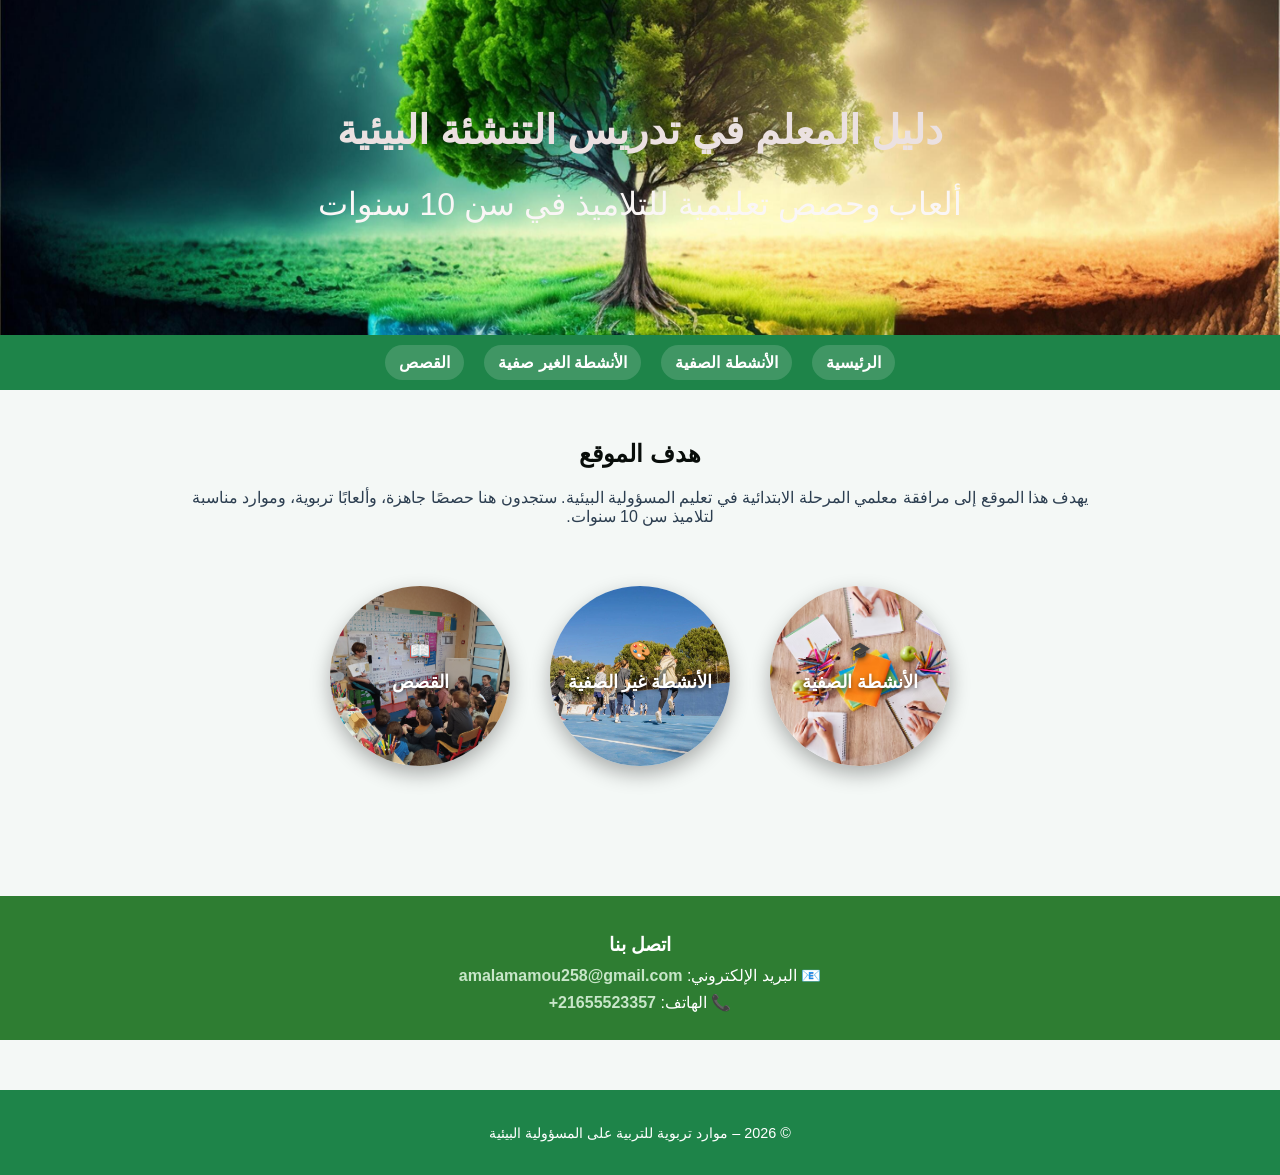
<file: index.html>
<!DOCTYPE html>
<html lang="ar">
<head>
  <meta charset="UTF-8">
  <title>المسؤولية البيئية – الصفحة الرئيسية</title>
  <meta name="viewport" content="width=device-width, initial-scale=1.0">
  <link rel="stylesheet" href="style.css">
</head>
<body>

<header class="hero-header">
  <h1>دليل المعلم في تدريس التنشئة البيئية</h1>
  <p>ألعاب وحصص تعليمية للتلاميذ في سن 10 سنوات</p>
</header>

<nav>
  <a href="index.html">الرئيسية</a>
  <a href="seances.html">الأنشطة الصفية</a>
  <a href="jeux.html">الأنشطة الغير صفية</a>
  <a href="stories.html">القصص</a>
</nav>

<main>
  <section>
    <h2 style="text-align:center; color:#080d0a;"> هدف الموقع</h2>
    <p style="text-align:center; max-width:900px; margin:20px auto;">
      يهدف هذا الموقع إلى مرافقة معلمي المرحلة الابتدائية في تعليم المسؤولية البيئية.
      ستجدون هنا حصصًا جاهزة، وألعابًا تربوية، وموارد مناسبة لتلاميذ سن 10 سنوات.
    </p>
  </section>

  <section style="display:flex; justify-content:center; gap:40px; margin:60px 0;">
    <a href="seances.html" style="
    width:180px;
    height:180px;
    border-radius:50%;
    background-image:url('images/scolaire.png');
    background-size:cover;
    background-position:center;
    color:white;
    display:flex;
    flex-direction:column;
    justify-content:center;
    align-items:center;
    font-size:1.1rem;
    font-weight:bold;
    text-decoration:none;
    box-shadow:0 8px 20px rgba(0,0,0,0.3);
    text-shadow:0 2px 5px rgba(0,0,0,0.6);
    transition:transform 0.3s ease, box-shadow 0.3s ease;"
    onmouseover="this.style.transform='scale(1.1)'; this.style.boxShadow='0 12px 30px rgba(0,0,0,0.45)'"
    onmouseout="this.style.transform='scale(1)'; this.style.boxShadow='0 8px 20px rgba(0,0,0,0.3)'">
    
      🎓
      <p style="margin-top:10px;">الأنشطة الصفية</p>

    </a>

    <a href="jeux.html" style="
    width:180px;
    height:180px;
    border-radius:50%;
    background-image:url('images/non-scolaire.png');
    background-size:cover;
    background-position:center;
    color:white;
    display:flex;
    flex-direction:column;
    justify-content:center;
    align-items:center;
    font-size:1.1rem;
    font-weight:bold;
    text-decoration:none;
    box-shadow:0 8px 20px rgba(0,0,0,0.3);
    text-shadow:0 2px 5px rgba(0,0,0,0.6);
    transition:transform 0.3s ease, box-shadow 0.3s ease;"
    onmouseover="this.style.transform='scale(1.1)'; this.style.boxShadow='0 12px 30px rgba(0,0,0,0.45)'"
    onmouseout="this.style.transform='scale(1)'; this.style.boxShadow='0 8px 20px rgba(0,0,0,0.3)'">

    
      🎨
      <p style="margin-top:10px;"> الأنشطة غير الصفية</p>
    
    </a>
  

  <a href="stories.html" style="
  width:180px;
  height:180px;
  border-radius:50%;
  background-image:url('images/stories.jpg');
  background-size:cover;
  background-position:center;
  color:white;
  display:flex;
  flex-direction:column;
  justify-content:center;
  align-items:center;
  font-size:1.1rem;
  font-weight:bold;
  text-decoration:none;
  box-shadow:0 8px 20px rgba(0,0,0,0.3);
  text-shadow:0 2px 5px rgba(0,0,0,0.6);
  transition:transform 0.3s ease, box-shadow 0.3s ease;"
  onmouseover="this.style.transform='scale(1.1)'; this.style.boxShadow='0 12px 30px rgba(0,0,0,0.45)'"
  onmouseout="this.style.transform='scale(1)'; this.style.boxShadow='0 8px 20px rgba(0,0,0,0.3)'">

📖
<p style="margin-top:10px;">القصص</p>

</a>
</section>
</main>


<section class="contact-bar">
  <h3>اتصل بنا</h3>

  <div class="contact-info">
    <p>📧 البريد الإلكتروني: 
      <a href="mailto:amalamamou258@gmail.com">amalamamou258@gmail.com</a>
    </p>

 <p>📞 الهاتف: 
  <a href="tel:+21655523357" dir="ltr">+21655523357</a>
</p>
</section>


<footer>
  <p>© 2026 – موارد تربوية للتربية على المسؤولية البيئية</p>
</footer>

</body>
</html>
</file>
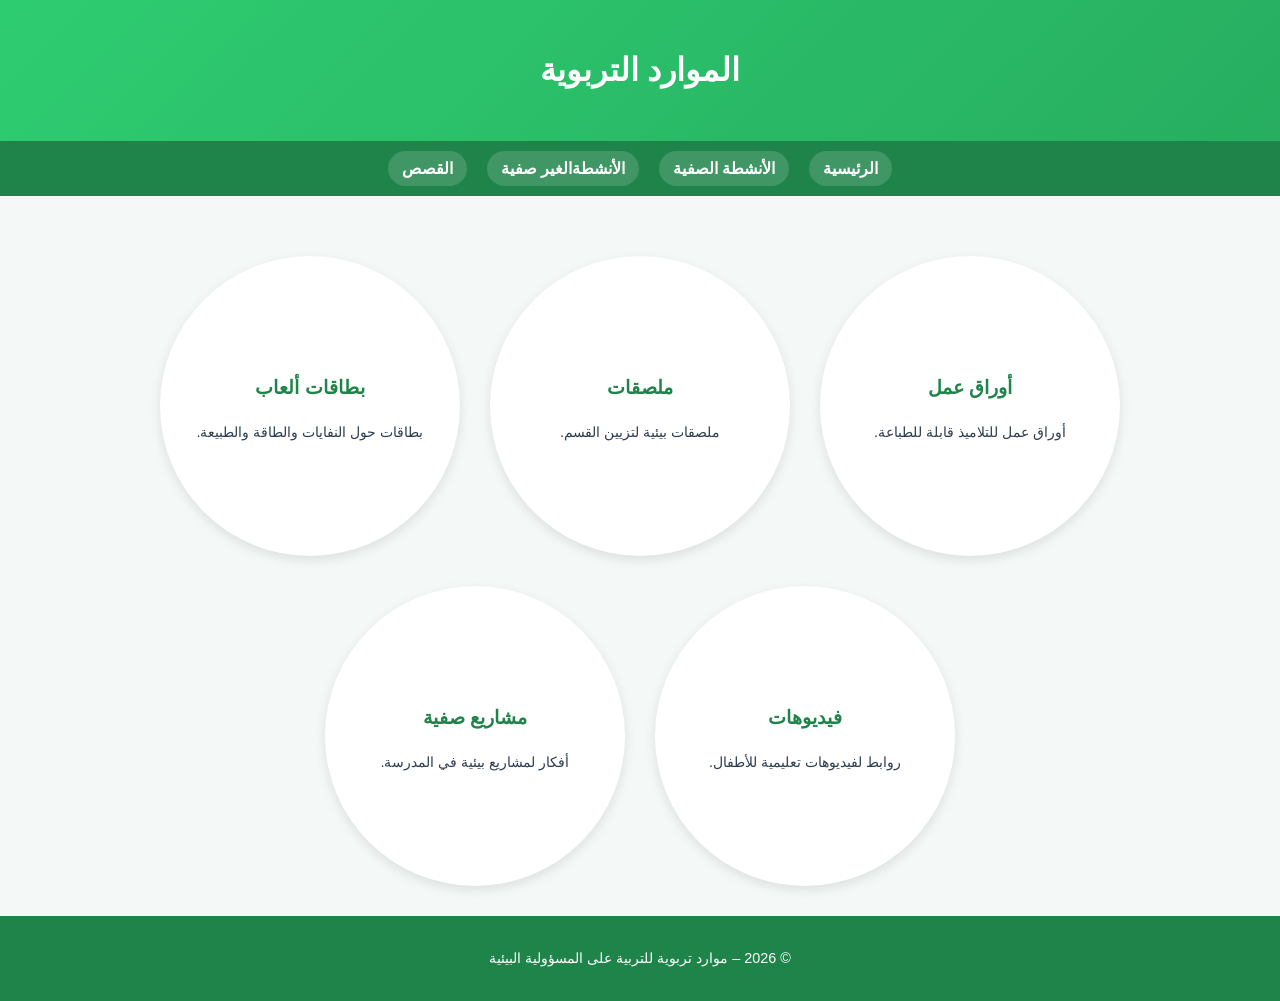
<file: ressources.html>
<!DOCTYPE html>
<html lang="ar">
<head>
  <meta charset="UTF-8">
  <title>الموارد التربوية</title>
  <meta name="viewport" content="width=device-width, initial-scale=1.0">
  <link rel="stylesheet" href="style.css">
</head>
<body>

<header>
  <h1>الموارد التربوية</h1>
</header>

<nav>
  <a href="index.html">الرئيسية</a>
  <a href="seances.html">الأنشطة الصفية</a>
  <a href="jeux.html">الأنشطةالغير صفية</a>
  <a href="stories.html">القصص</a>
</nav>

<main>

  <div class="circle-container">

    <div class="circle-card">
      <h3>أوراق عمل</h3>
      <p>أوراق عمل للتلاميذ قابلة للطباعة.</p>
    </div>

    <div class="circle-card">
      <h3>ملصقات</h3>
      <p>ملصقات بيئية لتزيين القسم.</p>
    </div>

    <div class="circle-card">
      <h3>بطاقات ألعاب</h3>
      <p>بطاقات حول النفايات والطاقة والطبيعة.</p>
    </div>

    <div class="circle-card">
      <h3>فيديوهات</h3>
      <p>روابط لفيديوهات تعليمية للأطفال.</p>
    </div>

    <div class="circle-card">
      <h3>مشاريع صفية</h3>
      <p>أفكار لمشاريع بيئية في المدرسة.</p>
    </div>

  </div>

</main>

<footer>
  <p>© 2026 – موارد تربوية للتربية على المسؤولية البيئية</p>
</footer>

</body>
</html>
</file>
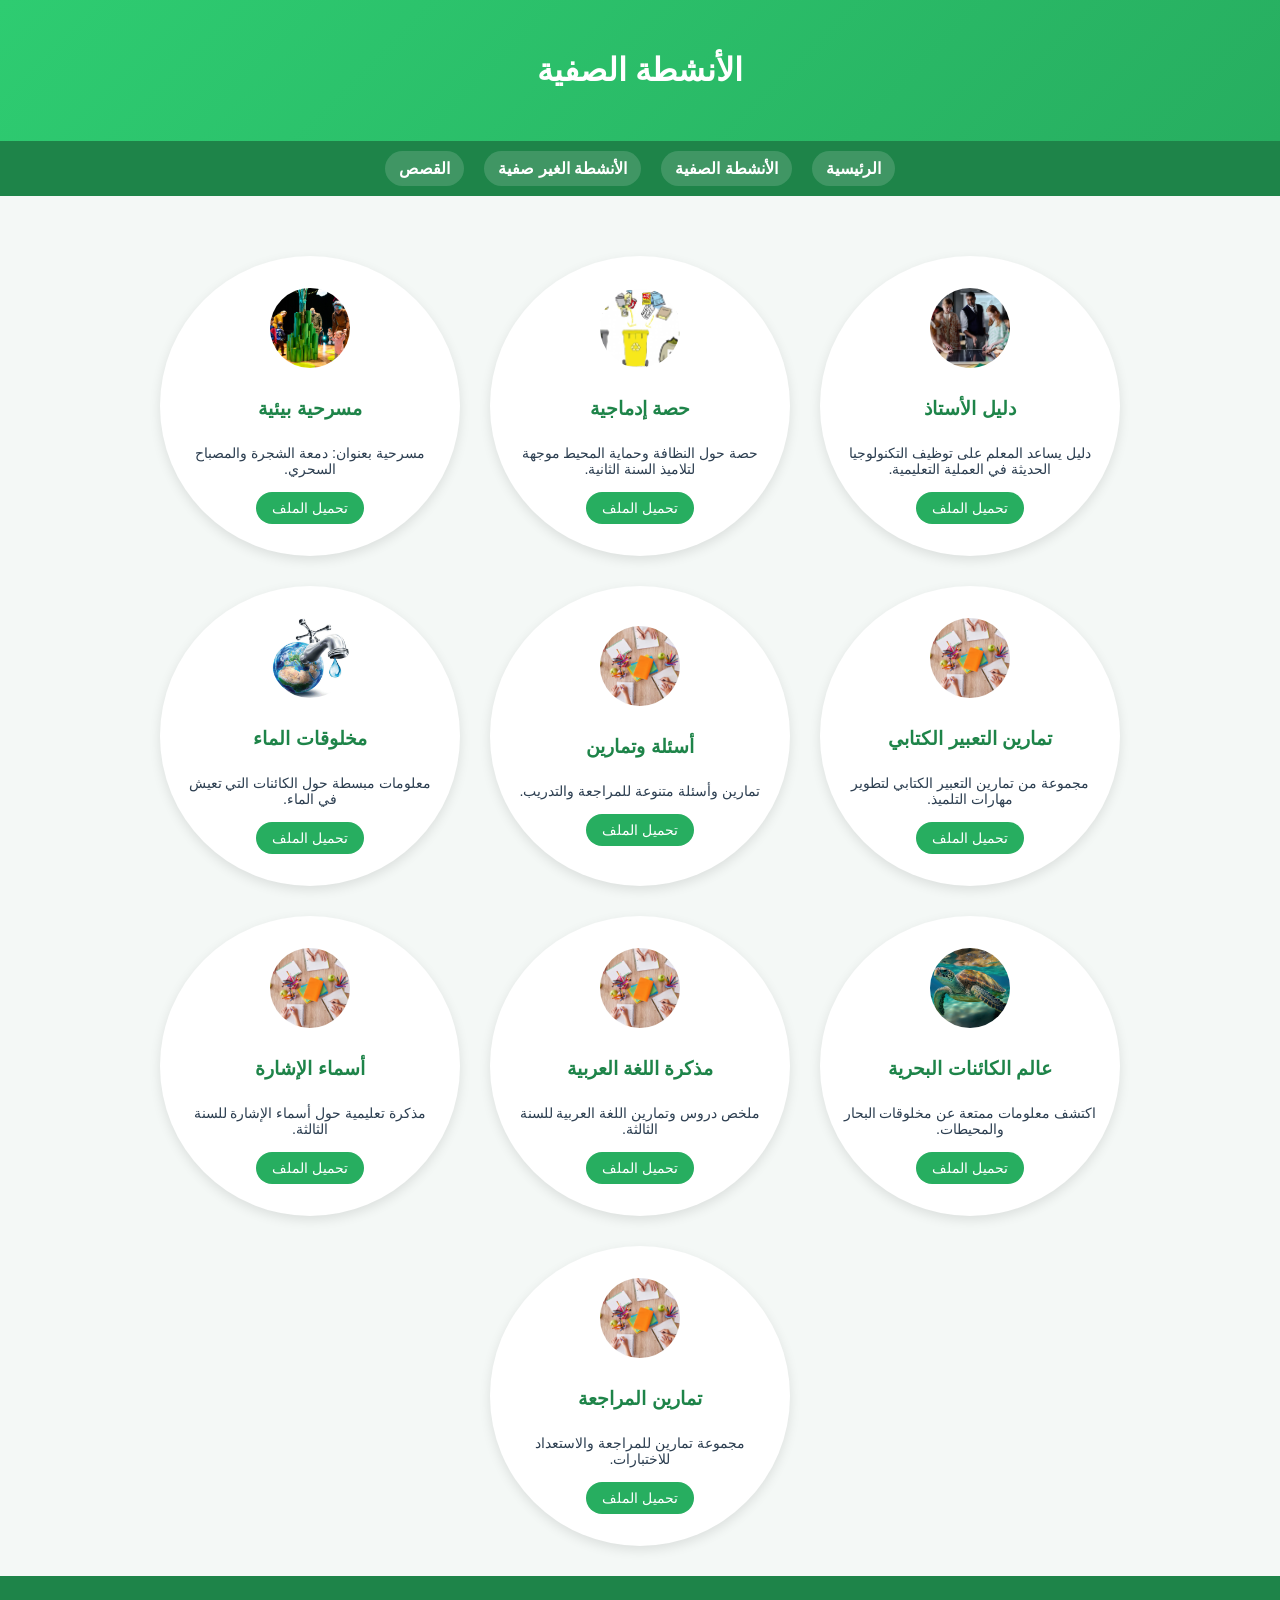
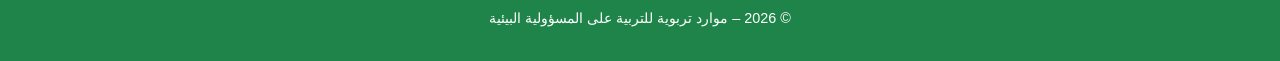
<file: seances.html>
<!DOCTYPE html>
<html lang="ar" dir="rtl">
<head>
  <meta charset="UTF-8">
  <title>الأنشطة الصفية</title>
  <meta name="viewport" content="width=device-width, initial-scale=1.0">
  <link rel="stylesheet" href="style.css">
</head>

<body>

<header>
  <h1>الأنشطة الصفية</h1>
</header>

<nav>
  <a href="index.html">الرئيسية</a>
  <a href="seances.html">الأنشطة الصفية</a>
  <a href="jeux.html">الأنشطة الغير صفية</a>
  <a href="stories.html">القصص</a>
</nav>

<main>

  <div class="circle-container">

    <div class="circle-card">
      <img src="images/professeur-de-technologie.jpg" alt="دليل الأستاذ">
      <h3>دليل الأستاذ</h3>
      <p>دليل يساعد المعلم على توظيف التكنولوجيا الحديثة في العملية التعليمية.</p>
      <a href="pdf/activites_de_classe/guide_de_prof_ensegn_num.docx" download>
        <button>تحميل الملف</button>
      </a>
    </div>

    <div class="circle-card">
      <img src="images/Tri-selectif-La-Fère-1024x648.png" >
      <h3>حصة إدماجية</h3>
      <p>حصة حول النظافة وحماية المحيط موجهة لتلاميذ السنة الثانية.</p>
      <a href="pdf/activites_de_classe/seance_integration.doc" download>
        <button>تحميل الملف</button>
      </a>
    </div>

    <div class="circle-card">
      <img src="images/theatre.jpg">
      <h3>مسرحية بيئية</h3>
      <p>مسرحية بعنوان: دمعة الشجرة والمصباح السحري.</p>
      <a href="pdf/activites_de_classe/theatre_arbre.docx" download>
        <button>تحميل الملف</button>
      </a>
    </div>

    <div class="circle-card">
    <img src="images/scolaire.png">
    <h3>تمارين التعبير الكتابي</h3>
    <p>مجموعة من تمارين التعبير الكتابي لتطوير مهارات التلميذ.</p>
    <a href="pdf/exercice expression ecrite.pdf" download>
    <button>تحميل الملف</button>
    </a>
  </div>

    <div class="circle-card">
    <img src="images/scolaire.png">
    <h3>أسئلة وتمارين</h3>
    <p>تمارين وأسئلة متنوعة للمراجعة والتدريب.</p>
    <a href="pdf/questions_et_exercices_prof.pdf" download>
    <button>تحميل الملف</button>
    </a>
    </div>

<div class="circle-card">
  <img src="images/eau.jpg">
  <h3>مخلوقات الماء</h3>
  <p>معلومات مبسطة حول الكائنات التي تعيش في الماء.</p>
  <a href="pdf/informations des creatures de l'eau.pdf" download>
    <button>تحميل الملف</button>
  </a>
</div>

<div class="circle-card">
  <img src="images/tortue.jpg">
  <h3>عالم الكائنات البحرية</h3>
  <p>اكتشف معلومات ممتعة عن مخلوقات البحار والمحيطات.</p>
  <a href="pdf/informations des creatures de l'eau.pdf" download>
    <button>تحميل الملف</button>
  </a>
</div>

<div class="circle-card">
  <img src="images/scolaire.png">
  <h3>مذكرة اللغة العربية</h3>
  <p>ملخص دروس وتمارين اللغة العربية للسنة الثالثة.</p>
  <a href="pdf/مذكرة لغة عربية سنة ثالثة .pdf" download>
    <button>تحميل الملف</button>
  </a>
</div>

<div class="circle-card">
  <img src="images/scolaire.png">
  <h3>أسماء الإشارة</h3>
  <p>مذكرة تعليمية حول أسماء الإشارة للسنة الثالثة.</p>
  <a href="pdf/مذكرة لغة عربية للسنة الثالثة اسماء الاشارة.pdf" download>
    <button>تحميل الملف</button>
  </a>
</div>

<div class="circle-card">
  <img src="images/scolaire.png">
  <h3>تمارين المراجعة</h3>
  <p>مجموعة تمارين للمراجعة والاستعداد للاختبارات.</p>
  <a href="pdf/questions_et_exercices_prof.pdf" download>
    <button>تحميل الملف</button>
  </a>
</div>

  </div>

</main>

<footer>
  <p>© 2026 – موارد تربوية للتربية على المسؤولية البيئية</p>
</footer>

<script src="script.js"></script>

</body>
</html>
</file>
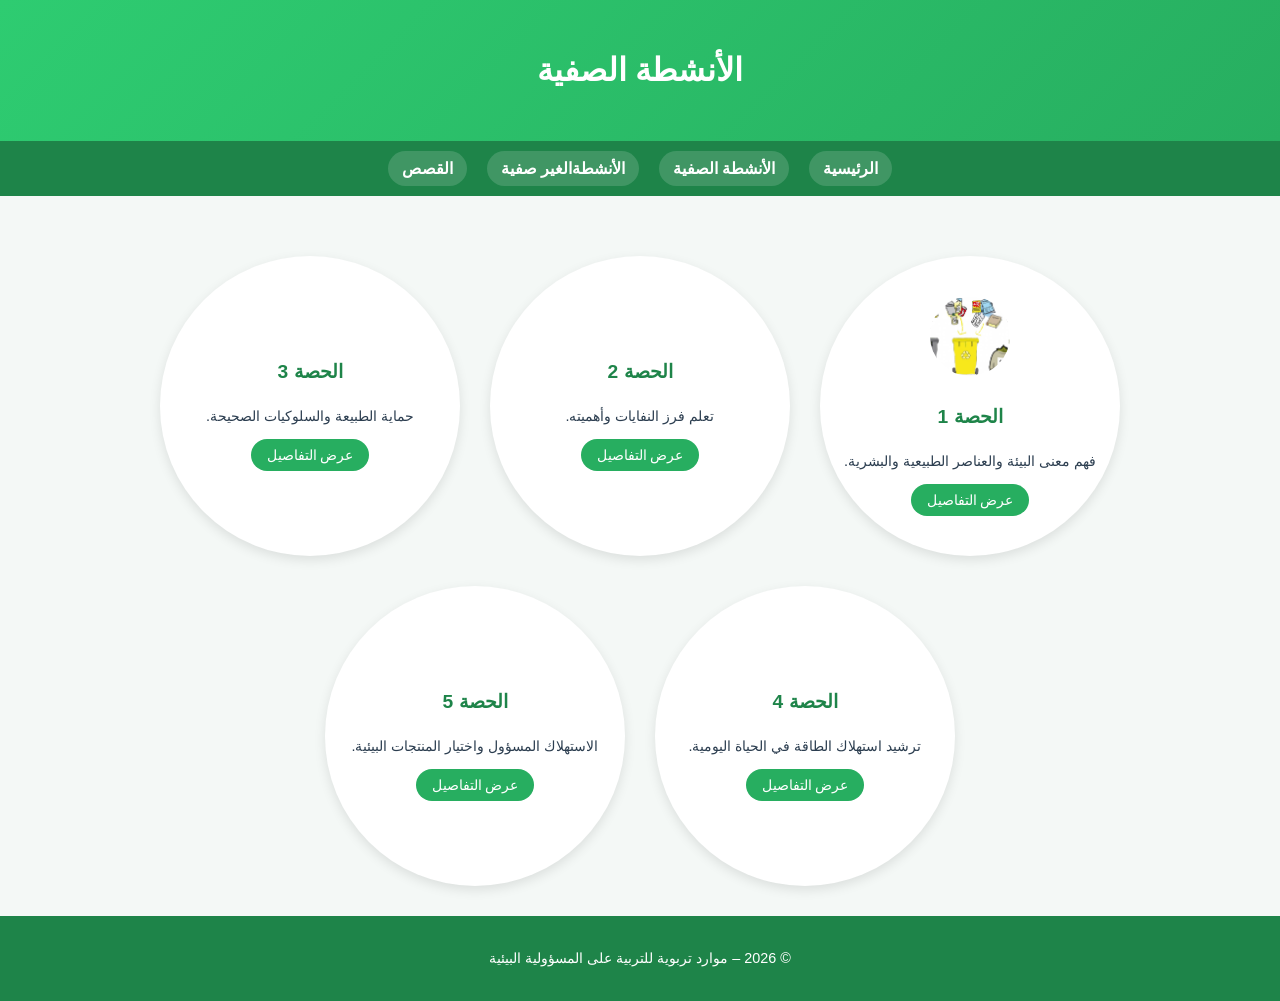
<file: seances1.html>
<!DOCTYPE html>
<html lang="ar">
<head>
  <meta charset="UTF-8">
  <title>الأنشطة الصفية</title>
  <meta name="viewport" content="width=device-width, initial-scale=1.0">
  <link rel="stylesheet" href="style.css">
</head>
<body>

<header>
  <h1>الأنشطة الصفية</h1>
</header>

<nav>
  <a href="index.html">الرئيسية</a>
  <a href="seances.html">الأنشطة الصفية</a>
  <a href="jeux.html">الأنشطةالغير صفية</a>
  <a href="stories.html">القصص</a>
</nav>

<main>

  <div class="circle-container">

    <div class="circle-card">
      <img src="images/Tri-selectif-La-Fère-1024x648.png" alt="فرز النفايات">
      <h3>الحصة 1</h3>
      <p>فهم معنى البيئة والعناصر الطبيعية والبشرية.</p>
      <button onclick="showDetails('s1')">عرض التفاصيل</button>
    </div>

    <div class="circle-card">
      <h3>الحصة 2</h3>
      <p>تعلم فرز النفايات وأهميته.</p>
      <button onclick="showDetails('s2')">عرض التفاصيل</button>
    </div>

    <div class="circle-card">
      <h3>الحصة 3</h3>
      <p>حماية الطبيعة والسلوكيات الصحيحة.</p>
      <button onclick="showDetails('s3')">عرض التفاصيل</button>
    </div>

    <div class="circle-card">
      <h3>الحصة 4</h3>
      <p>ترشيد استهلاك الطاقة في الحياة اليومية.</p>
      <button onclick="showDetails('s4')">عرض التفاصيل</button>
    </div>

    <div class="circle-card">
      <h3>الحصة 5</h3>
      <p>الاستهلاك المسؤول واختيار المنتجات البيئية.</p>
      <button onclick="showDetails('s5')">عرض التفاصيل</button>
    </div>

  </div>

  <!-- <div id="s1" class="details hidden">
    <h3>الحصة 1: فهم البيئة</h3>
    <p><strong>الأهداف:</strong> فهم معنى البيئة، التعرف على العناصر الطبيعية والبشرية.</p>
    <p><strong>الوسائل:</strong> صور، سبورة، جهاز عرض.</p>
    <p><strong>سير الحصة:</strong> نقاش جماعي، تصنيف الصور، خلاصة جماعية.</p>
    <a href="" download>
      <button>تحميل PDF</button>
    </a>
    
  </div> -->

  <div id="s2" class="details hidden">
    <h3>الحصة : فرز النفايات</h3>
    <p><strong>الأهداف:</strong> فهم أهمية الفرز، القدرة على فرز النفايات اليومية.</p>
    <p><strong>الوسائل:</strong> بطاقات نفايات، حاويات فرز.</p>
    <p><strong>سير الحصة:</strong> مراجعة، لعبة فرز، تصحيح جماعي.</p>
    <a href="pdf/حصّة ادماجية على النظافة للسنة ثانية.doc.pdf" download>
      <button>تحميل PDF</button>
    </a>

  </div>

  <div id="s3" class="details hidden">
    <h3>الحصة: حماية الطبيعة</h3>
    <p><strong>الأهداف:</strong> التعرف على السلوكيات الصحيحة والخاطئة.</p>
    <p><strong>الوسائل:</strong> بطاقات مواقف، ملصقات.</p>
    <p><strong>سير الحصة:</strong> قراءة مواقف، تصنيف، إعداد ملصق.</p>
    <a href="dessins/قصة1.docx" download>
      <button>تحميل PDF</button>
    </a>
  </div>

  <div id="s4" class="details hidden">
    <h3>الحصة : ترشيد استهلاك الطاقة</h3>
    <p><strong>الأهداف:</strong> فهم معنى الطاقة، تقليل الاستهلاك.</p>
    <p><strong>الوسائل:</strong> صور أجهزة كهربائية، بطاقات نصائح.</p>
    <p><strong>سير الحصة:</strong> نقاش، لعبة سلوكيات موفرة، إعداد ميثاق.</p>
     <a href="dessins/قصة2.docx" download>
      <button>تحميل PDF</button>
    </a>
  </div>

  <div id="s5" class="details hidden">
    <h3>الحصة: الاستهلاك المسؤول</h3>
    <p><strong>الأهداف:</strong> فهم الاستهلاك المسؤول، اختيار منتجات صديقة للبيئة.</p>
    <p><strong>الوسائل:</strong> صور منتجات، بطاقات اختيار.</p>
    <p><strong>سير الحصة:</strong> مقارنة، اختيارات جماعية، نقاش.</p>
    <a href="dessins/قصة3.docx" download>
      <button>تحميل PDF</button>
    </a>
  </div>

   <div id="s1" class="details hidden">
    <h3>الحصة: الاستهلاك المسؤول</h3>
    <p><strong>الأهداف:</strong> فهم الاستهلاك المسؤول، اختيار منتجات صديقة للبيئة.</p>
    <p><strong>الوسائل:</strong> صور منتجات، بطاقات اختيار.</p>
    <p><strong>سير الحصة:</strong> مقارنة، اختيارات جماعية، نقاش.</p>
    <a href="dessins/القصة4.docx" download>
      <button>تحميل PDF</button>
    </a>
  </div>

</main>

<footer>
  <p>© 2026 – موارد تربوية للتربية على المسؤولية البيئية</p>
</footer>

<script src="script.js"></script>
</body>
</html>
</file>
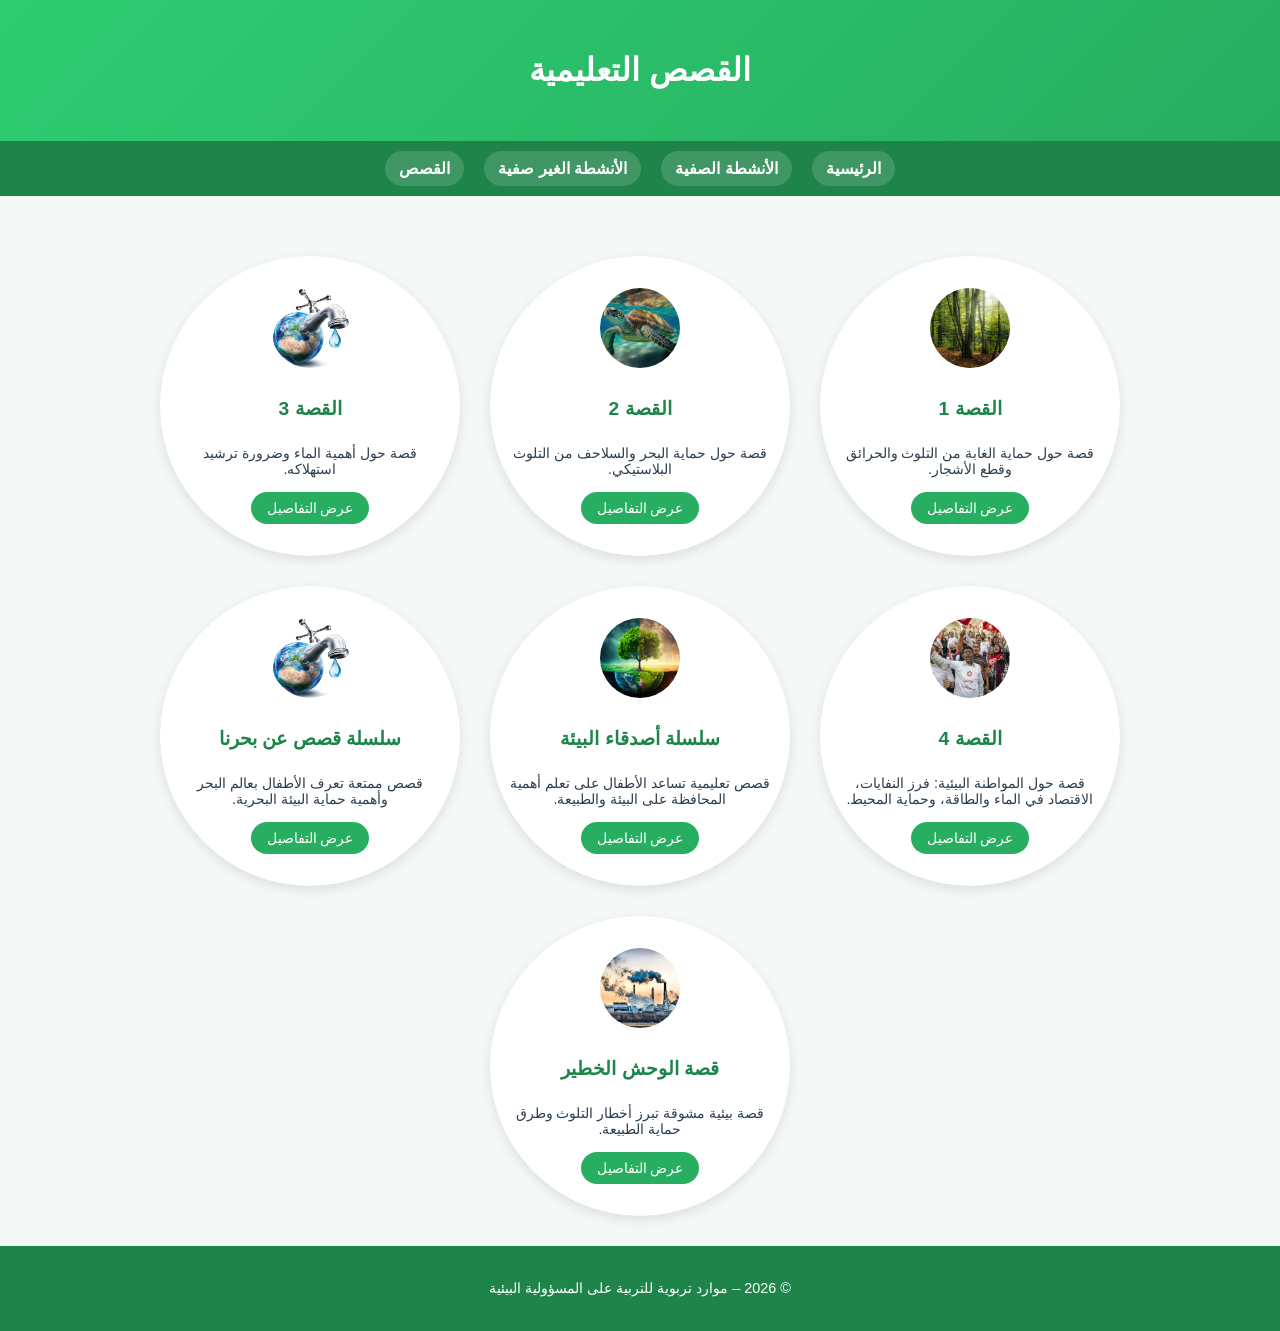
<file: stories.html>
<!DOCTYPE html>
<html lang="ar" dir="rtl">
<head>
  <meta charset="UTF-8">
  <title>القصص التعليمية</title>
  <meta name="viewport" content="width=device-width, initial-scale=1.0">
  <link rel="stylesheet" href="style.css">
</head>
<body>

<header>
  <h1>القصص التعليمية</h1>
</header>

<nav>
  <a href="index.html">الرئيسية</a>
  <a href="seances.html">الأنشطة الصفية</a>
  <a href="jeux.html">الأنشطة الغير صفية</a>
  <a href="stories.html">القصص</a>
</nav>

<main>

  <div class="circle-container">

    <div class="circle-card">
      <img src="images/foret.jpg" alt="حماية الغابة">
      <h3>القصة 1</h3>
      <p>قصة حول حماية الغابة من التلوث والحرائق وقطع الأشجار.</p>
      <button onclick="showDetails('s1')">عرض التفاصيل</button>
    </div>

    <div class="circle-card">
      <img src="images/tortue.jpg" alt="حماية البحر">
      <h3>القصة 2</h3>
      <p>قصة حول حماية البحر والسلاحف من التلوث البلاستيكي.</p>
      <button onclick="showDetails('s2')">عرض التفاصيل</button>
    </div>

    <div class="circle-card">
      <img src="images/eau.jpg" alt="ترشيد استهلاك الماء">
      <h3>القصة 3</h3>
      <p>قصة حول أهمية الماء وضرورة ترشيد استهلاكه.</p>
      <button onclick="showDetails('s3')">عرض التفاصيل</button>
    </div>

    <div class="circle-card">
      <img src="images/citoyen.jpg" alt="المواطن الصغير والبيئة">
      <h3>القصة 4</h3>
      <p>قصة حول المواطنة البيئية: فرز النفايات، الاقتصاد في الماء والطاقة، وحماية المحيط.</p>
      <button onclick="showDetails('s4')">عرض التفاصيل</button>
    </div>

    <div class="circle-card">
      <img src="images/save-earth-environment-day-poster-go-green-ai-generative-background-images-save-water-free-photo.jpg" alt="سلسلة أصدقاء البيئة">
      <h3>سلسلة أصدقاء البيئة</h3>
      <p>قصص تعليمية تساعد الأطفال على تعلم أهمية المحافظة على البيئة والطبيعة.</p>
      <button onclick="showDetails('s5')">عرض التفاصيل</button>
    </div>

  <div class="circle-card">
  <img src="images/eau.jpg" alt="قصص عن بحرنا">
  <h3>سلسلة قصص عن بحرنا</h3>
  <p>قصص ممتعة تعرف الأطفال بعالم البحر وأهمية حماية البيئة البحرية.</p>
  <button onclick="showDetails('s6')">عرض التفاصيل</button>
  </div>

  <div class="circle-card">
  <img src="images/pollution.jpg" alt="قصة الوحش الخطير">
  <h3>قصة الوحش الخطير</h3>
  <p>قصة بيئية مشوقة تبرز أخطار التلوث وطرق حماية الطبيعة.</p>
  <button onclick="showDetails('s7')">عرض التفاصيل</button>
  </div>

  </div>

  <div id="s1" class="details hidden">
    <h3>القصة 1: حماية الغابة</h3>
    <p><strong>الفكرة:</strong> التوعية بخطورة قطع الأشجار، الحرائق، ورمي النفايات في الغابة.</p>
    <p><strong>الشخصية الرئيسية:</strong> جود.</p>
    <p><strong>الهدف:</strong> غرس حب الطبيعة والمسؤولية في حماية الغابة.</p>
    <a href="dessins/قصة1.docx" download class="download-btn">تحميل القصة</a>
  </div>

  <div id="s2" class="details hidden">
    <h3>القصة 2: حماية البحر</h3>
    <p><strong>الفكرة:</strong> التوعية بأضرار التلوث البلاستيكي على الكائنات البحرية.</p>
    <p><strong>الشخصية الرئيسية:</strong> نوار.</p>
    <p><strong>الهدف:</strong> تعزيز احترام البحر والكائنات التي تعيش فيه.</p>
    <a href="dessins/قصة2.docx" download class="download-btn">تحميل القصة</a>
  </div>

  <div id="s3" class="details hidden">
    <h3>القصة 3: الماء سر الحياة</h3>
    <p><strong>الفكرة:</strong> أهمية الماء وخطورة التبذير والتلوث.</p>
    <p><strong>الشخصية الرئيسية:</strong> شادي.</p>
    <p><strong>الهدف:</strong> تربية الطفل على الاقتصاد في الماء والمحافظة عليه.</p>
    <a href="dessins/قصة3.docx" download class="download-btn">تحميل القصة</a>
  </div>

  <div id="s4" class="details hidden">
    <h3>القصة 4: المواطن الصغير والبيئة</h3>
    <p><strong>الفكرة:</strong> المواطنة البيئية من خلال فرز النفايات، احترام النظافة، الاقتصاد في الماء والطاقة، وحماية الشاطئ.</p>
    <p><strong>الشخصيات الرئيسية:</strong> مجدي، ليلى، مريم.</p>
    <p><strong>الهدف:</strong> تنمية السلوك البيئي المسؤول لدى الأطفال.</p>
    <a href="dessins/القصة4.docx" download class="download-btn">تحميل القصة</a>
  </div>


<div id="s5" class="details hidden">
  <h3>سلسلة أصدقاء البيئة</h3>
  <p><strong>الفكرة:</strong> قصص تعليمية تساعد الأطفال على فهم أهمية حماية البيئة والمحافظة على الطبيعة.</p>
  <p><strong>الهدف:</strong> غرس القيم البيئية الإيجابية وتنمية روح التعاون والمسؤولية لدى الأطفال.</p>
  <a href="images/سلسلة أصدقاء البيئة .jpeg" download class="download-btn">تحميل القصة</a>
</div>

<div id="s6" class="details hidden">
  <h3>سلسلة قصص عن بحرنا</h3>
  <p><strong>الفكرة:</strong> التعرف على أهمية البحر والكائنات البحرية وطرق المحافظة على نظافة الشواطئ.</p>
  <p><strong>الهدف:</strong> توعية الأطفال بأهمية البيئة البحرية وتشجيعهم على حمايتها.</p>
  <a href="images/سلسلة قصص عن بحرنا.jpeg" download class="download-btn">تحميل القصة</a>
</div>

<div id="s7" class="details hidden">
  <h3>قصة الوحش الخطير</h3>
  <p><strong>الفكرة:</strong> قصة بيئية ممتعة تبرز مخاطر التلوث وتأثيره على الإنسان والطبيعة.</p>
  <p><strong>الهدف:</strong> تنمية الوعي البيئي لدى الأطفال بطريقة مشوقة ومبسطة.</p>
  <a href="images/قصة الوحش الخطير من سلسلة مكتبتي البيئيّة.jpeg" download class="download-btn">تحميل القصة</a>
</div>

</main>

<footer>
  <p>© 2026 – موارد تربوية للتربية على المسؤولية البيئية</p>
</footer>

<script>
  function showDetails(id) {
    const allDetails = document.querySelectorAll('.details');
    allDetails.forEach(detail => {
      if (detail.id === id) {
        detail.classList.toggle('hidden');
      } else {
        detail.classList.add('hidden');
      }
    });
  }
</script>

</body>
</html>
</file>
<file: style.css>
body {
    font-family: "Segoe UI", Tahoma, sans-serif;
    margin: 0;
    background: #f4f8f6;
    color: #2c3e50;
    direction: rtl;
  }
  
  header {
    background: linear-gradient(135deg, #2ecc71, #27ae60);
    color: white;
    padding: 30px 20px;
    text-align: center;
  }
  
  nav {
    background: #1e8449;
    display: flex;
    justify-content: center;
    gap: 20px;
    padding: 10px;
    flex-wrap: wrap;
  }
  
  nav a {
    color: white;
    text-decoration: none;
    font-weight: bold;
    padding: 8px 14px;
    border-radius: 20px;
    background: rgba(255,255,255,0.15);
  }
  
  nav a:hover {
    background: rgba(255,255,255,0.3);
  }
  
  main {
    max-width: 1200px;
    margin: auto;
    padding: 30px 20px;
  }
  
  .circle-container {
    display: flex;
    flex-wrap: wrap;
    justify-content: center;
    gap: 30px;
    margin-top: 30px;
  }
  
  .circle-card {
    width: 260px;
    height: 260px;
    background: white;
    border-radius: 50%;
    box-shadow: 0 4px 12px rgba(0,0,0,0.1);
    display: flex;
    flex-direction: column;
    align-items: center;
    justify-content: center;
    text-align: center;
    padding: 20px;
  }
  
  .circle-card h3 {
    color: #1e8449;
    margin-bottom: 10px;
    font-size: 1.2em;
  }
  
  .circle-card p {
    font-size: 0.9em;
    margin-bottom: 15px;
  }
  
  .circle-card button {
    background: #27ae60;
    color: white;
    border: none;
    padding: 8px 16px;
    border-radius: 20px;
    cursor: pointer;
    font-size: 0.85em;
  }
  
  .circle-card button:hover {
    background: #1e8449;
  }
  
  section {
    margin-bottom: 50px;
  }
  
  .details {
    background: white;
    padding: 25px;
    border-radius: 12px;
    box-shadow: 0 4px 10px rgba(0,0,0,0.05);
    margin-top: 30px;
  }
  
  footer {
    background: #1e8449;
    color: white;
    text-align: center;
    padding: 20px;
    font-size: 0.9em;
  }
  
  .hidden {
    display: none;
  }
  
  .circle-card img {
    width: 80px;
    height: 80px;
    object-fit: cover;
    border-radius: 50%;
    margin-bottom: 10px;
  }
  
  .hero-image {
    width: 100%;
    max-height: 350px;
    object-fit: cover;
    margin-top: 15px;
    border-radius: 12px;
  }
  
  .hero-header {
    background-image: url("images/save-earth-environment-day-poster-go-green-ai-generative-background-images-save-water-free-photo.jpg");
    background-size: cover;
    background-position: center;
    padding: 80px 20px;
    text-align: center;
    color: white;
  }
  
  .hero-header h1 {
    font-size: 2.5rem;
    margin-bottom: 10px;
    color: rgb(235, 225, 225); 
  }
  
  .hero-header p {
    font-size: 2rem;
    color: rgb(250, 246, 246);
  }
  

  .bubbles-section {
    display: flex;
    justify-content: center;
    gap: 40px;
    margin: 60px 0;
  }
  
  .bubble {
    width: 160px;
    height: 160px;
    border-radius: 50%;
    background-color: #2ecc71;
    color: white;
    font-size: 1.1rem;
    font-weight: bold;
    text-align: center;
    display: flex;
    flex-direction: column;
    justify-content: center;
    align-items: center;
    box-shadow: 0 6px 15px rgba(0,0,0,0.2);
  }
  
  .bubble p {
    margin-top: 10px;
  }
  
  .bubble-school {
    background-color: #27ae60;
  }
  
  .bubble-non-school {
    background-color: #f39c12;
  }
  
  .download-btn {
  display: inline-block;
  margin-top: 10px;
  padding: 10px 18px;
  background-color: #4CAF50;
  color: white;
  text-decoration: none;
  border-radius: 8px;
  font-weight: bold;
}

.hidden {
  display: none;
}

.details {
  margin: 20px auto;
  padding: 20px;
  max-width: 700px;
  background: #f7f7f7;
  border-radius: 12px;
}
.contact-bar {
  background-color: #2e7d32;
  color: white;
  text-align: center;
  padding: 20px;
  margin-top: 40px;
}

.contact-bar h3 {
  margin-bottom: 10px;
}

.contact-info p {
  margin: 8px 0;
  font-size: 16px;
}

.contact-info a {
  color: #c8e6c9;
  text-decoration: none;
  font-weight: bold;
}

.contact-info a:hover {
  text-decoration: underline;
}

.phone {
  direction: ltr;
  unicode-bidi: embed;
}
</file>
